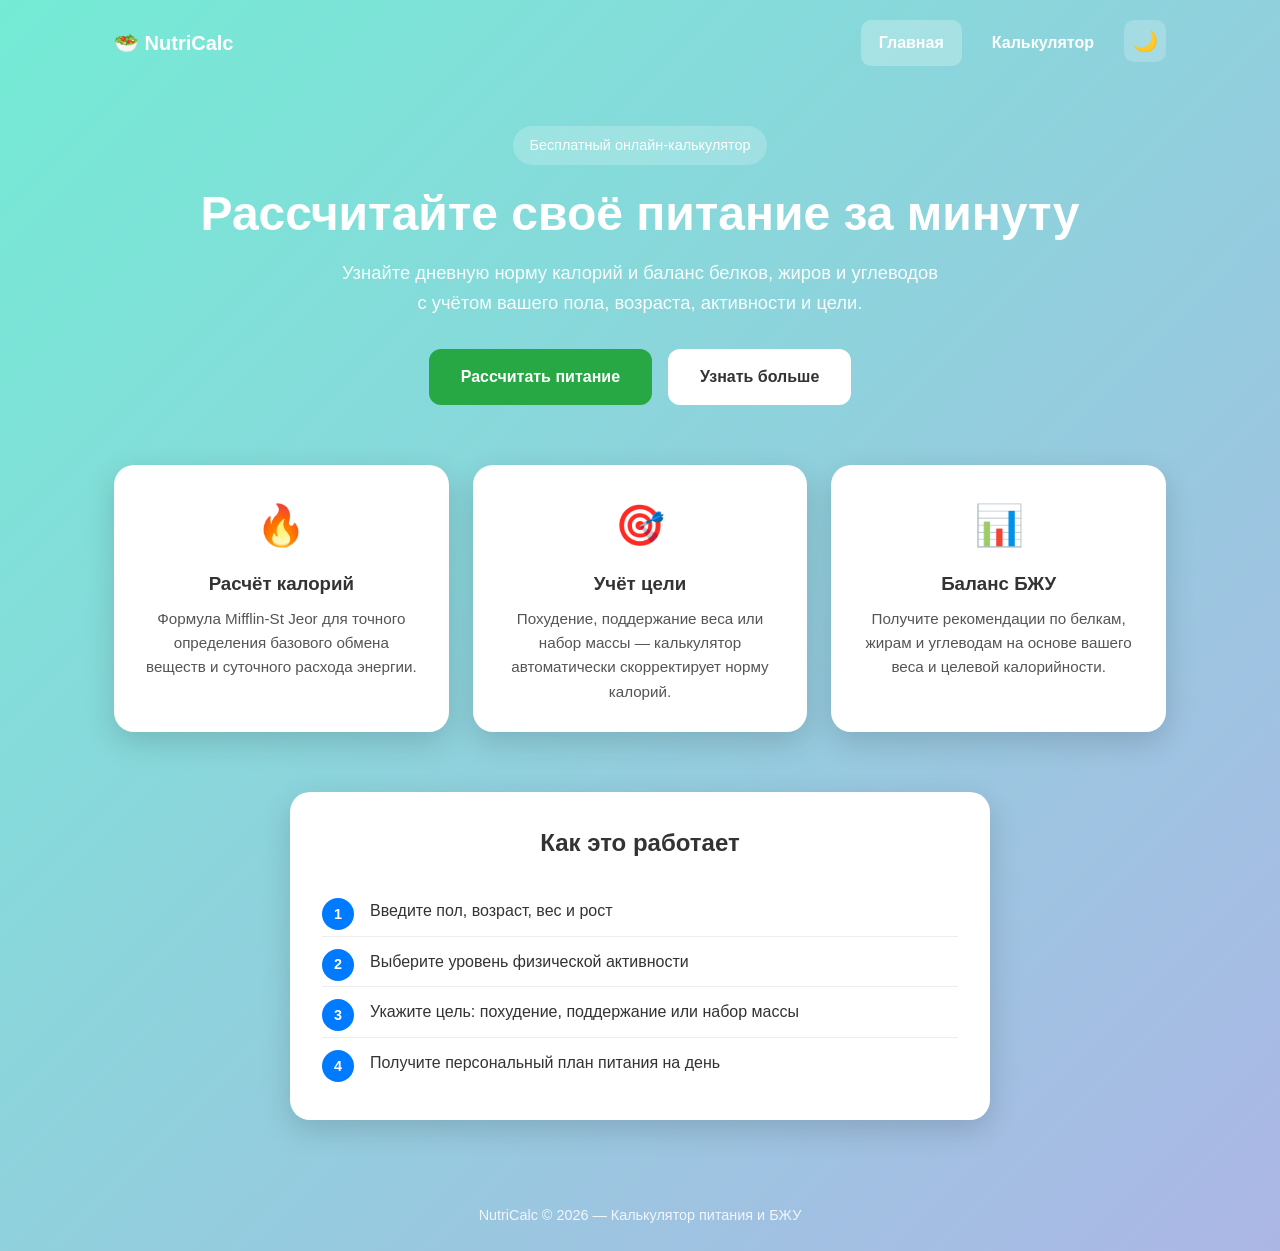
<file: index.html>
<!DOCTYPE html>
<html lang="ru">
<head>
    <meta charset="UTF-8">
    <meta name="viewport" content="width=device-width, initial-scale=1.0">
    <meta name="description" content="Калькулятор питания — расчёт калорий и БЖУ для похудения, поддержания веса или набора массы.">
    <title>NutriCalc — Калькулятор питания и БЖУ</title>
    <link rel="stylesheet" href="css/main.css">
    <script>
        (function () {
            var saved = localStorage.getItem("theme");
            var prefersDark = window.matchMedia("(prefers-color-scheme: dark)").matches;
            var theme = saved || (prefersDark ? "dark" : "light");
            document.documentElement.setAttribute("data-theme", theme);
        })();
    </script>
    <style>
        .theme-toggle {
            display: flex;
            align-items: center;
            justify-content: center;
            width: 42px;
            height: 42px;
            padding: 0;
            border: none;
            border-radius: 10px;
            background: rgba(255, 255, 255, 0.2);
            color: #fff;
            font-size: 1.25rem;
            cursor: pointer;
            transition: background 0.2s, transform 0.2s;
        }

        .theme-toggle:hover {
            background: rgba(255, 255, 255, 0.3);
            transform: scale(1.05);
        }

        [data-theme="dark"] {
            --gradient: linear-gradient(135deg, #0f172a, #1e293b, #334155);
            --card-bg: #1e293b;
            --text-on-card: #f1f5f9;
            --text-muted-on-card: #94a3b8;
            --border-color: #334155;
            --shadow: 0 10px 30px rgba(0, 0, 0, 0.45);
        }

        [data-theme="dark"] .feature-card,
        [data-theme="dark"] .how-it-works {
            background: var(--card-bg);
            box-shadow: var(--shadow);
        }

        [data-theme="dark"] .feature-card h3,
        [data-theme="dark"] .how-it-works h2 {
            color: var(--text-on-card);
        }

        [data-theme="dark"] .feature-card p,
        [data-theme="dark"] .steps li {
            color: var(--text-muted-on-card);
        }

        [data-theme="dark"] .steps li {
            border-bottom-color: var(--border-color);
        }

        [data-theme="dark"] .btn-secondary {
            background: var(--card-bg);
            color: var(--text-on-card);
            border: 1px solid var(--border-color);
        }

        [data-theme="dark"] .btn-secondary:hover {
            background: #334155;
        }
    </style>
</head>
<body>

<nav class="nav">
    <a href="index.html" class="nav-logo">🥗 NutriCalc</a>
    <div class="nav-links">
        <a href="index.html" class="nav-link nav-link--active">Главная</a>
        <a href="calculator.html" class="nav-link">Калькулятор</a>
        <button type="button" class="theme-toggle" id="theme-toggle" aria-label="Переключить тему" title="Переключить тему">🌙</button>
    </div>
</nav>

<header class="hero">
    <span class="hero-badge">Бесплатный онлайн-калькулятор</span>
    <h1>Рассчитайте своё питание за минуту</h1>
    <p>
        Узнайте дневную норму калорий и баланс белков, жиров и углеводов
        с учётом вашего пола, возраста, активности и цели.
    </p>
    <div class="hero-actions">
        <a href="calculator.html" class="btn btn-primary">Рассчитать питание</a>
        <a href="#features" class="btn btn-secondary">Узнать больше</a>
    </div>
</header>

<section class="features" id="features">
    <div class="features-grid">
        <article class="feature-card">
            <div class="feature-icon">🔥</div>
            <h3>Расчёт калорий</h3>
            <p>Формула Mifflin-St Jeor для точного определения базового обмена веществ и суточного расхода энергии.</p>
        </article>
        <article class="feature-card">
            <div class="feature-icon">🎯</div>
            <h3>Учёт цели</h3>
            <p>Похудение, поддержание веса или набор массы — калькулятор автоматически скорректирует норму калорий.</p>
        </article>
        <article class="feature-card">
            <div class="feature-icon">📊</div>
            <h3>Баланс БЖУ</h3>
            <p>Получите рекомендации по белкам, жирам и углеводам на основе вашего веса и целевой калорийности.</p>
        </article>
    </div>
</section>

<section class="how-it-works">
    <h2>Как это работает</h2>
    <ol class="steps">
        <li>Введите пол, возраст, вес и рост</li>
        <li>Выберите уровень физической активности</li>
        <li>Укажите цель: похудение, поддержание или набор массы</li>
        <li>Получите персональный план питания на день</li>
    </ol>
</section>

<footer class="footer">
    <p>NutriCalc © 2026 — Калькулятор питания и БЖУ</p>
</footer>

<script>
    (function () {
        var toggle = document.getElementById("theme-toggle");
        var icons = { light: "🌙", dark: "☀️" };

        function updateIcon(theme) {
            toggle.textContent = theme === "dark" ? icons.dark : icons.light;
            toggle.setAttribute("aria-label", theme === "dark" ? "Включить светлую тему" : "Включить тёмную тему");
        }

        updateIcon(document.documentElement.getAttribute("data-theme"));

        toggle.addEventListener("click", function () {
            var current = document.documentElement.getAttribute("data-theme");
            var next = current === "dark" ? "light" : "dark";
            document.documentElement.setAttribute("data-theme", next);
            localStorage.setItem("theme", next);
            updateIcon(next);
        });
    })();
</script>

</body>
</html>

</body>
</html>
</file>
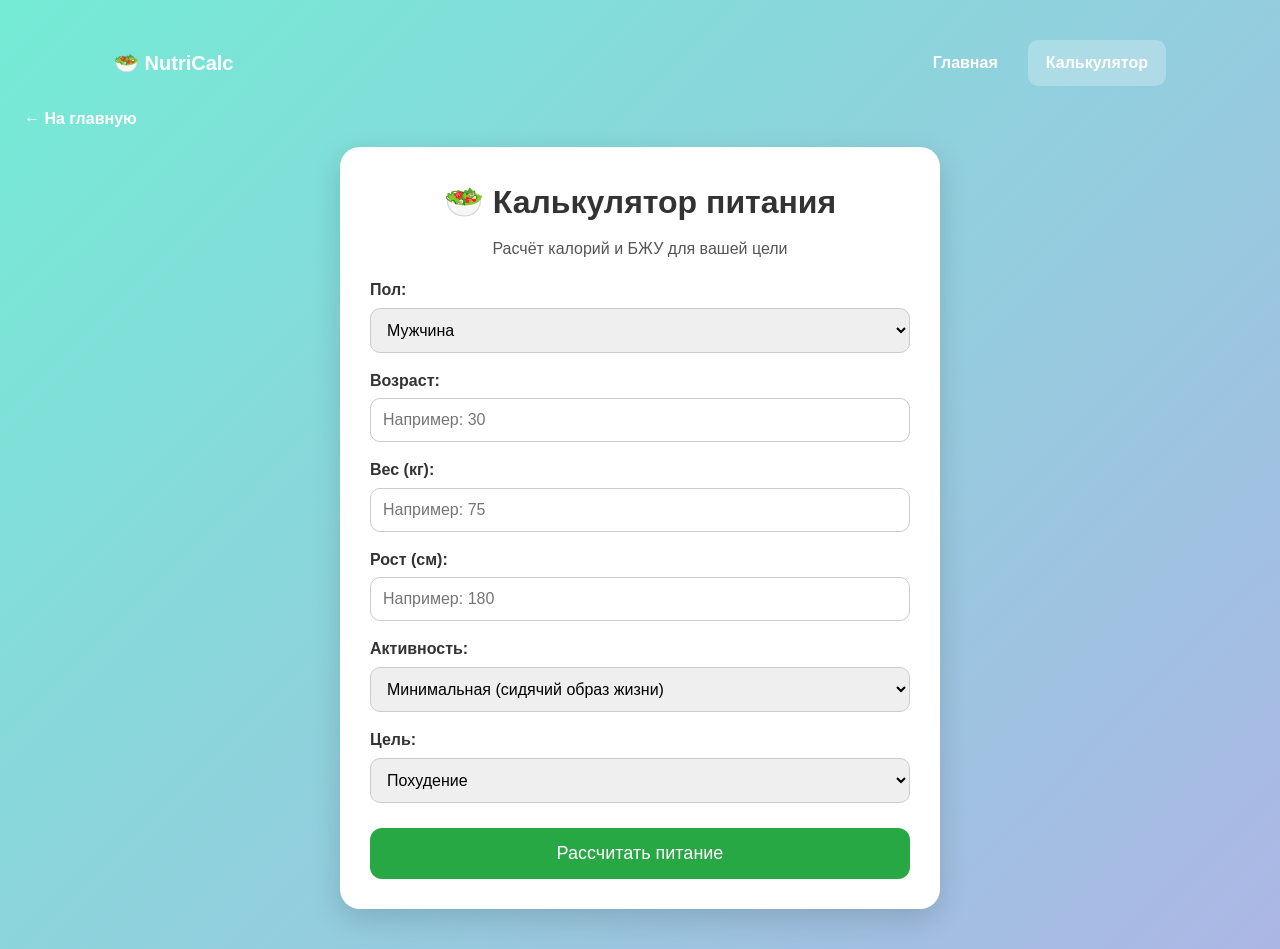
<file: calculator.html>
<!DOCTYPE html>
<html lang="ru">
<head>
    <meta charset="UTF-8">
    <meta name="viewport" content="width=device-width, initial-scale=1.0">
    <meta name="description" content="Рассчитайте дневную норму калорий и БЖУ с учётом ваших параметров и цели.">
    <title>Калькулятор — NutriCalc</title>
    <link rel="stylesheet" href="css/main.css">
</head>
<body class="page-calculator">

<nav class="nav">
    <a href="index.html" class="nav-logo">🥗 NutriCalc</a>
    <div class="nav-links">
        <a href="index.html" class="nav-link">Главная</a>
        <a href="calculator.html" class="nav-link nav-link--active">Калькулятор</a>
    </div>
</nav>

<a href="index.html" class="back-link">← На главную</a>

<div class="container">
    <h1>🥗 Калькулятор питания</h1>
    <p class="subtitle">Расчёт калорий и БЖУ для вашей цели</p>

    <form id="nutrition-form">
        <label for="gender">Пол:</label>
        <select id="gender" required>
            <option value="male">Мужчина</option>
            <option value="female">Женщина</option>
        </select>

        <label for="age">Возраст:</label>
        <input id="age" type="number" min="1" max="120" placeholder="Например: 30" required>

        <label for="weight">Вес (кг):</label>
        <input id="weight" type="number" min="1" max="300" step="0.1" placeholder="Например: 75" required>

        <label for="height">Рост (см):</label>
        <input id="height" type="number" min="50" max="250" placeholder="Например: 180" required>

        <label for="activity">Активность:</label>
        <select id="activity" required>
            <option value="1.2">Минимальная (сидячий образ жизни)</option>
            <option value="1.375">Лёгкая активность (1–3 тренировки)</option>
            <option value="1.55">Средняя активность (3–5 тренировок)</option>
            <option value="1.725">Высокая активность (6–7 тренировок)</option>
            <option value="1.9">Очень высокая активность</option>
        </select>

        <label for="goal">Цель:</label>
        <select id="goal" required>
            <option value="lose">Похудение</option>
            <option value="maintain">Поддержание веса</option>
            <option value="gain">Набор массы</option>
        </select>

        <button type="submit" class="btn-calculate">Рассчитать питание</button>
    </form>

    <div class="error-message" id="error"></div>

    <div class="result" id="result">
        <h2>Ваш результат</h2>
        <p id="calories"></p>

        <div class="macros">
            <div class="card">
                Белки
                <span id="protein">0</span>
                г/день
            </div>
            <div class="card">
                Жиры
                <span id="fat">0</span>
                г/день
            </div>
            <div class="card">
                Углеводы
                <span id="carbs">0</span>
                г/день
            </div>
        </div>

        <div class="info">
            <b>Как считается:</b>
            <br><br>
            1. BMR — базовый обмен веществ (формула Mifflin-St Jeor).<br>
            2. TDEE — расход калорий с учётом активности.<br>
            3. Для похудения используется дефицит 20%.<br>
            4. Для набора используется профицит 15%.<br>
            5. Белок рассчитывается примерно 2 г на кг веса.
        </div>
    </div>
</div>

<script src="js/calculator.js"></script>
</body>
</html>
</file>
<file: css/main.css>
/* ===============================
   ОБЩИЕ СТИЛИ
================================ */

* {
    box-sizing: border-box;
    margin: 0;
    padding: 0;
}

:root {
    --gradient: linear-gradient(135deg, #74ebd5, #acb6e5);
    --primary: #28a745;
    --primary-hover: #218838;
    --accent: #007bff;
    --text: #333;
    --text-muted: #555;
    --white: #fff;
    --shadow: 0 10px 30px rgba(0, 0, 0, 0.15);
    --radius: 20px;
}

body {
    font-family: "Segoe UI", Arial, sans-serif;
    color: var(--text);
    background: var(--gradient);
    min-height: 100vh;
    line-height: 1.6;
}

a {
    color: inherit;
    text-decoration: none;
}

/* ===============================
   НАВИГАЦИЯ
================================ */

.nav {
    display: flex;
    align-items: center;
    justify-content: space-between;
    max-width: 1100px;
    margin: 0 auto;
    padding: 20px 24px;
}

.nav-logo {
    font-size: 1.25rem;
    font-weight: 700;
    color: var(--white);
}

.nav-links {
    display: flex;
    gap: 12px;
}

.nav-link {
    padding: 10px 18px;
    border-radius: 10px;
    color: var(--white);
    font-weight: 600;
    transition: background 0.2s;
}

.nav-link:hover {
    background: rgba(255, 255, 255, 0.2);
}

.nav-link--active {
    background: rgba(255, 255, 255, 0.25);
}

/* ===============================
   ЛЕНДИНГ
================================ */

.hero {
    max-width: 1100px;
    margin: 0 auto;
    padding: 40px 24px 60px;
    text-align: center;
    color: var(--white);
}

.hero-badge {
    display: inline-block;
    padding: 8px 16px;
    background: rgba(255, 255, 255, 0.2);
    border-radius: 50px;
    font-size: 0.9rem;
    margin-bottom: 20px;
}

.hero h1 {
    font-size: clamp(2rem, 5vw, 3rem);
    margin-bottom: 16px;
    line-height: 1.2;
}

.hero p {
    font-size: 1.15rem;
    max-width: 600px;
    margin: 0 auto 32px;
    opacity: 0.95;
}

.hero-actions {
    display: flex;
    gap: 16px;
    justify-content: center;
    flex-wrap: wrap;
}

.btn {
    display: inline-block;
    padding: 15px 32px;
    border-radius: 12px;
    font-size: 1rem;
    font-weight: 600;
    cursor: pointer;
    border: none;
    transition: transform 0.2s, background 0.2s;
}

.btn:hover {
    transform: translateY(-2px);
}

.btn-primary {
    background: var(--primary);
    color: var(--white);
}

.btn-primary:hover {
    background: var(--primary-hover);
}

.btn-secondary {
    background: var(--white);
    color: var(--text);
}

.btn-secondary:hover {
    background: #f0f0f0;
}

.features {
    max-width: 1100px;
    margin: 0 auto;
    padding: 0 24px 60px;
}

.features-grid {
    display: grid;
    grid-template-columns: repeat(auto-fit, minmax(260px, 1fr));
    gap: 24px;
}

.feature-card {
    background: var(--white);
    padding: 28px;
    border-radius: var(--radius);
    box-shadow: var(--shadow);
    text-align: center;
}

.feature-icon {
    font-size: 2.5rem;
    margin-bottom: 12px;
}

.feature-card h3 {
    margin-bottom: 8px;
    color: var(--text);
}

.feature-card p {
    color: var(--text-muted);
    font-size: 0.95rem;
}

.how-it-works {
    max-width: 700px;
    margin: 0 auto 60px;
    padding: 32px;
    background: var(--white);
    border-radius: var(--radius);
    box-shadow: var(--shadow);
}

.how-it-works h2 {
    text-align: center;
    margin-bottom: 24px;
}

.steps {
    list-style: none;
    counter-reset: step;
}

.steps li {
    counter-increment: step;
    padding: 12px 0 12px 48px;
    position: relative;
    border-bottom: 1px solid #eee;
}

.steps li:last-child {
    border-bottom: none;
}

.steps li::before {
    content: counter(step);
    position: absolute;
    left: 0;
    top: 12px;
    width: 32px;
    height: 32px;
    background: var(--accent);
    color: var(--white);
    border-radius: 50%;
    display: flex;
    align-items: center;
    justify-content: center;
    font-weight: 700;
    font-size: 0.9rem;
}

.footer {
    text-align: center;
    padding: 24px;
    color: rgba(255, 255, 255, 0.85);
    font-size: 0.9rem;
}

/* ===============================
   КАЛЬКУЛЯТОР
================================ */

.page-calculator {
    padding: 20px 24px 40px;
}

.container {
    max-width: 600px;
    margin: auto;
    background: var(--white);
    padding: 30px;
    border-radius: var(--radius);
    box-shadow: var(--shadow);
}

.container h1 {
    text-align: center;
    color: var(--text);
}

.container .subtitle {
    text-align: center;
    color: var(--text-muted);
    margin-top: 8px;
}

.back-link {
    display: inline-block;
    margin-bottom: 16px;
    color: var(--white);
    font-weight: 600;
}

.back-link:hover {
    text-decoration: underline;
}

label {
    display: block;
    margin-top: 15px;
    font-weight: bold;
}

input,
select {
    width: 100%;
    padding: 12px;
    margin-top: 5px;
    border-radius: 10px;
    border: 1px solid #ccc;
    font-size: 16px;
}

button[type="submit"],
.btn-calculate {
    width: 100%;
    margin-top: 25px;
    padding: 15px;
    border: none;
    border-radius: 12px;
    background: var(--primary);
    color: var(--white);
    font-size: 18px;
    cursor: pointer;
}

button[type="submit"]:hover,
.btn-calculate:hover {
    background: var(--primary-hover);
}

.result {
    margin-top: 25px;
    padding: 20px;
    background: #f7f7f7;
    border-radius: 15px;
    display: none;
}

.result h2 {
    text-align: center;
}

.result.visible {
    display: block;
}

.macros {
    display: grid;
    grid-template-columns: repeat(3, 1fr);
    gap: 10px;
    margin-top: 16px;
}

.card {
    background: var(--white);
    padding: 15px;
    text-align: center;
    border-radius: 12px;
    box-shadow: 0 3px 10px rgba(0, 0, 0, 0.1);
}

.card span {
    display: block;
    font-size: 22px;
    font-weight: bold;
    color: var(--accent);
}

.info {
    margin-top: 20px;
    font-size: 14px;
    color: var(--text-muted);
    line-height: 1.5;
}

.error-message {
    margin-top: 16px;
    padding: 12px;
    background: #ffe0e0;
    color: #c00;
    border-radius: 10px;
    display: none;
}

.error-message.visible {
    display: block;
}

/* ===============================
   АДАПТИВНОСТЬ
================================ */

@media (max-width: 500px) {
    .macros {
        grid-template-columns: 1fr;
    }

    .nav {
        flex-direction: column;
        gap: 12px;
    }
}
</file>
